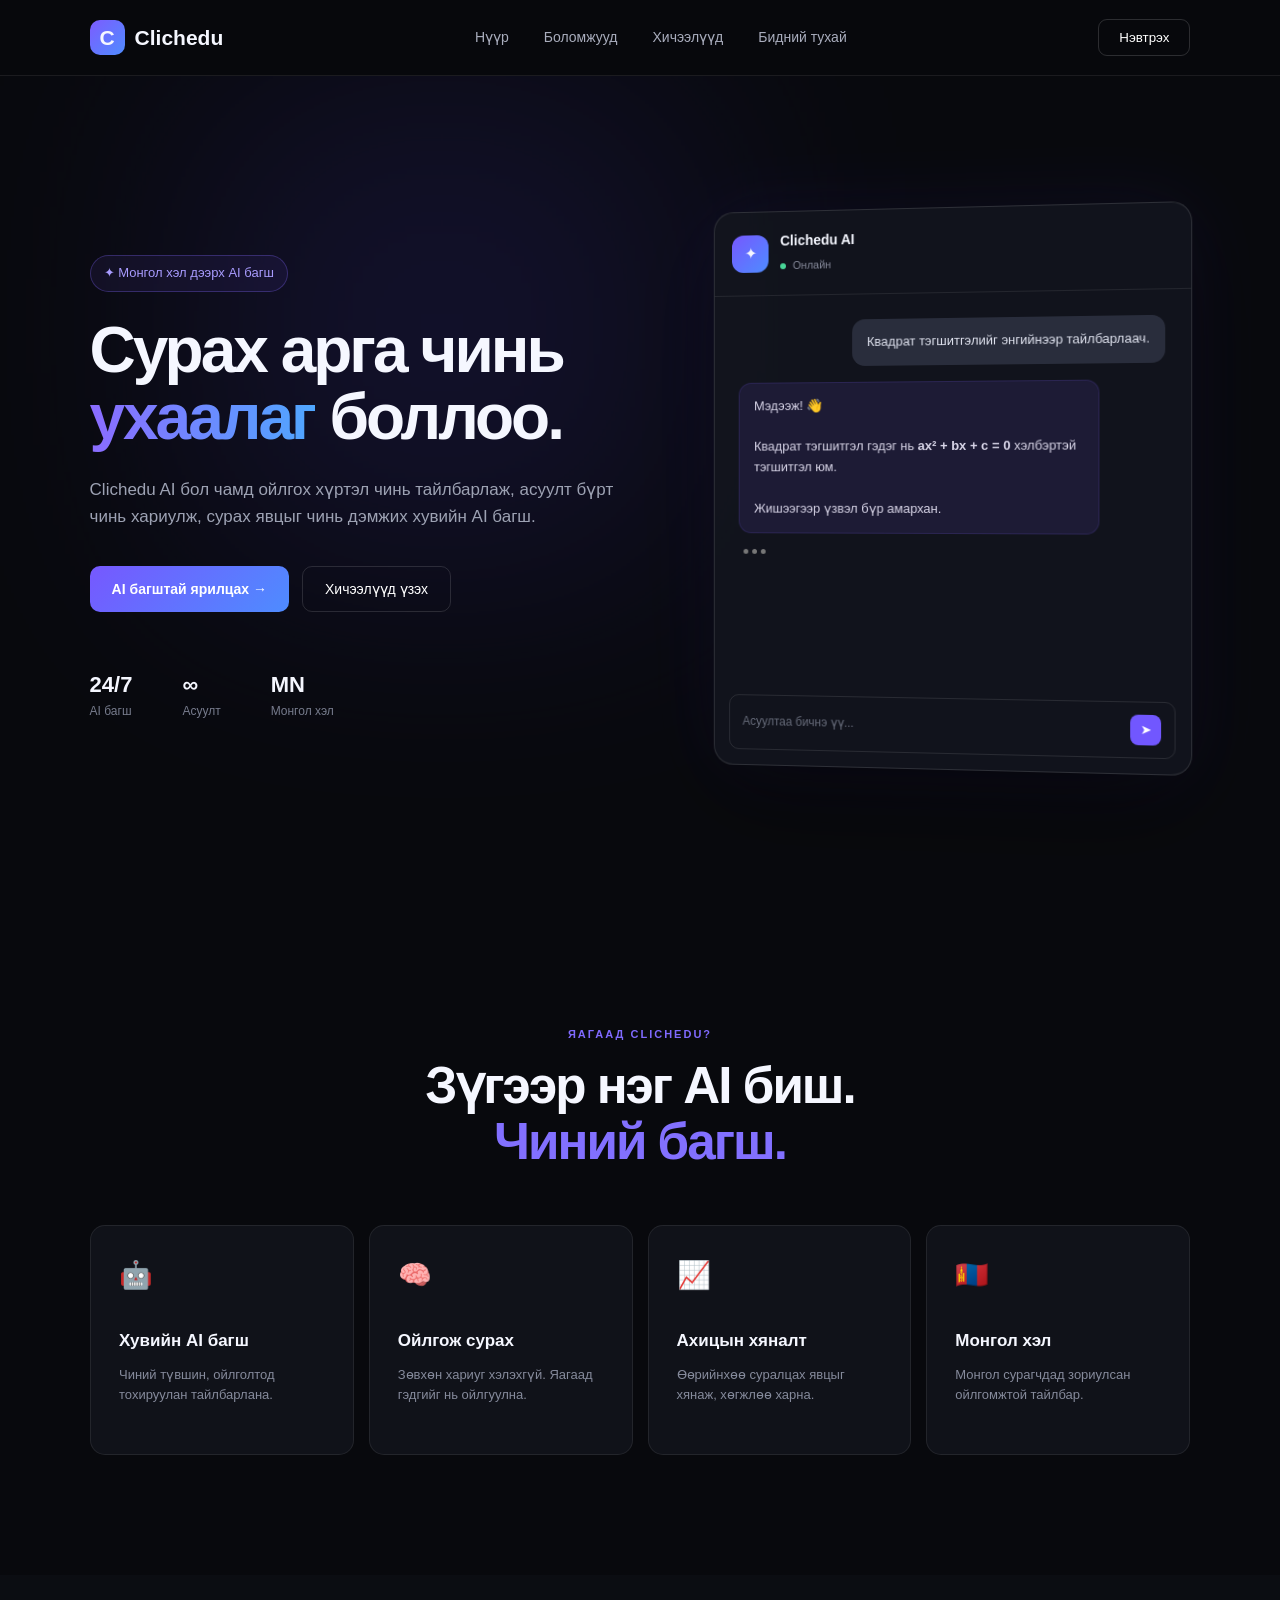
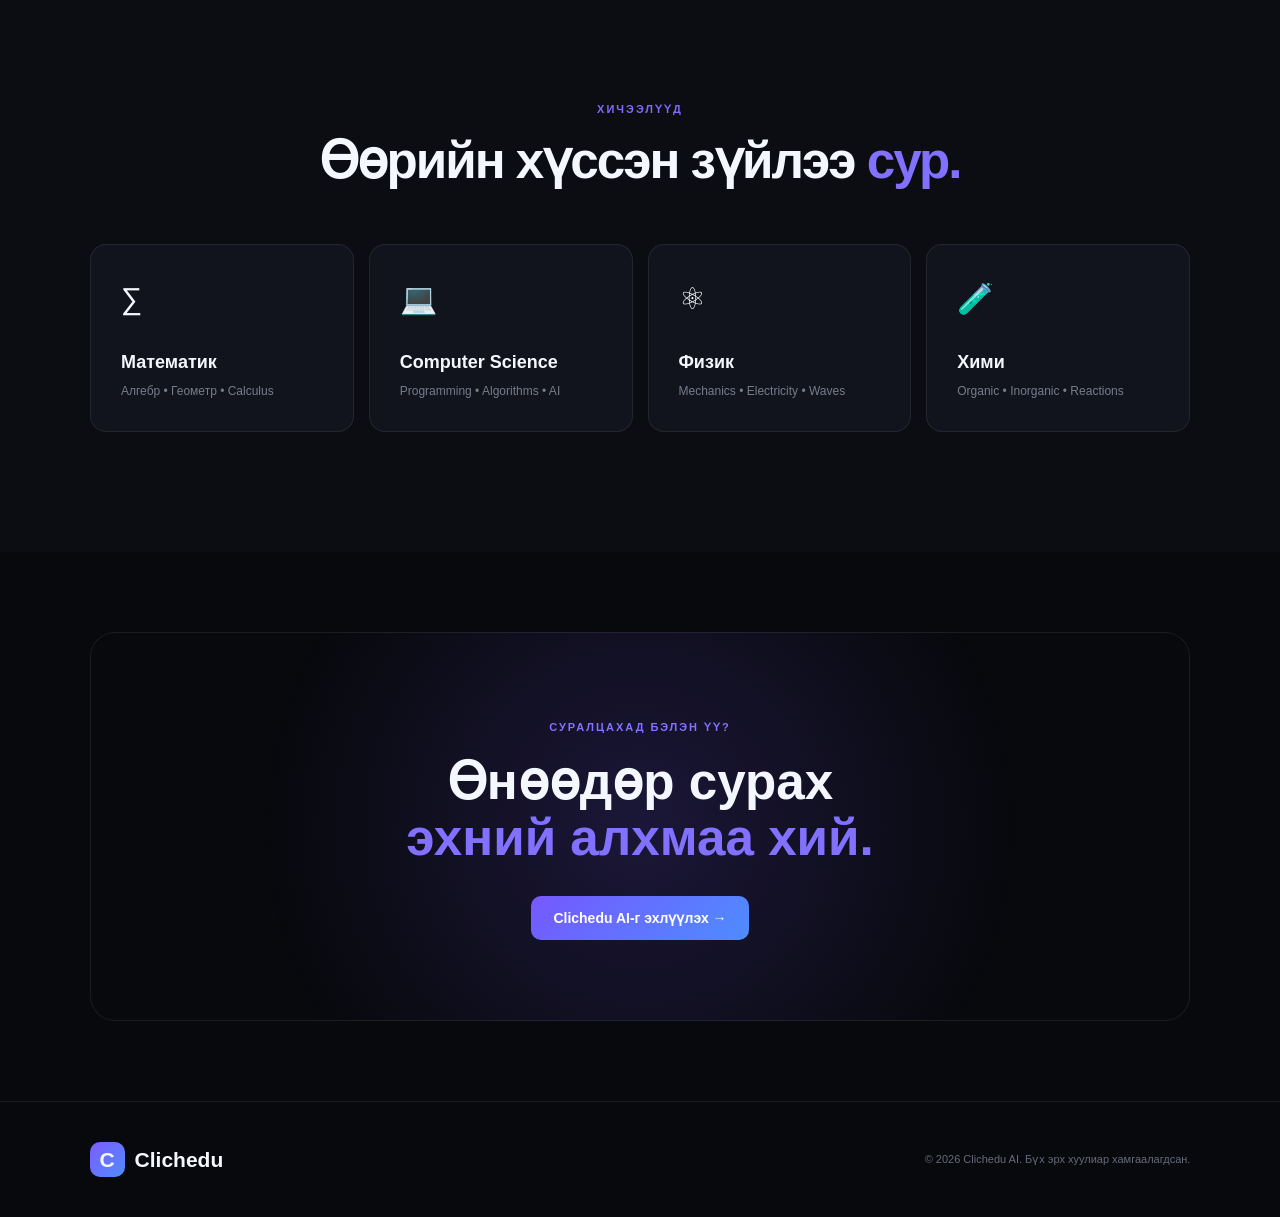
<file: frontend/index.html>
<!DOCTYPE html>
<html lang="mn">
<head>
    <meta charset="UTF-8">
    <meta name="viewport" content="width=device-width, initial-scale=1.0">

    <title>Clichedu AI — Ухаалаг AI багш</title>

    <link rel="stylesheet" href="style.css">
</head>

<body>

    <!-- NAVBAR -->
    <header class="navbar">
        <div class="logo">
            <span class="logo-icon">C</span>
            <span>Clichedu</span>
        </div>

        <nav>
            <a href="#home">Нүүр</a>
            <a href="#features">Боломжууд</a>
            <a href="#subjects">Хичээлүүд</a>
            <a href="#about">Бидний тухай</a>
        </nav>

        <button class="login-btn">Нэвтрэх</button>
    </header>


    <!-- HERO -->
    <main>

        <section id="home" class="hero">

            <div class="hero-content">

                <div class="badge">
                    ✦ Монгол хэл дээрх AI багш
                </div>

                <h1>
                    Сурах арга чинь
                    <span>ухаалаг</span> боллоо.
                </h1>

                <p>
                    Clichedu AI бол чамд ойлгох хүртэл чинь тайлбарлаж,
                    асуулт бүрт чинь хариулж, сурах явцыг чинь дэмжих
                    хувийн AI багш.
                </p>

                <div class="hero-buttons">
                    <button class="primary-btn">
                        AI багштай ярилцах →
                    </button>

                    <button class="secondary-btn">
                        Хичээлүүд үзэх
                    </button>
                </div>

                <div class="stats">

                    <div>
                        <strong>24/7</strong>
                        <small>AI багш</small>
                    </div>

                    <div>
                        <strong>∞</strong>
                        <small>Асуулт</small>
                    </div>

                    <div>
                        <strong>MN</strong>
                        <small>Монгол хэл</small>
                    </div>

                </div>

            </div>


            <!-- AI CARD -->

            <div class="ai-preview">

                <div class="ai-window">

                    <div class="ai-header">
                        <div class="ai-avatar">✦</div>

                        <div>
                            <strong>Clichedu AI</strong>
                            <small>
                                <span class="online"></span>
                                Онлайн
                            </small>
                        </div>
                    </div>


                    <div class="chat">

                        <div class="message user">
                            Квадрат тэгшитгэлийг
                            энгийнээр тайлбарлаач.
                        </div>

                        <div class="message ai">
                            Мэдээж! 👋

                            <br><br>

                            Квадрат тэгшитгэл гэдэг нь
                            <b>ax² + bx + c = 0</b>
                            хэлбэртэй тэгшитгэл юм.

                            <br><br>

                            Жишээгээр үзвэл бүр амархан.
                        </div>

                        <div class="typing">
                            <span></span>
                            <span></span>
                            <span></span>
                        </div>

                    </div>


                    <div class="chat-input">
                        <span>Асуултаа бичнэ үү...</span>
                        <button>➤</button>
                    </div>

                </div>

            </div>

        </section>


        <!-- FEATURES -->

        <section id="features" class="features">

            <div class="section-title">
                <span>ЯАГААД CLICHEDU?</span>

                <h2>
                    Зүгээр нэг AI биш.
                    <br>
                    <em>Чиний багш.</em>
                </h2>
            </div>


            <div class="feature-grid">

                <div class="feature-card">
                    <div class="feature-icon">🤖</div>

                    <h3>Хувийн AI багш</h3>

                    <p>
                        Чиний түвшин, ойлголтод тохируулан
                        тайлбарлана.
                    </p>
                </div>


                <div class="feature-card">
                    <div class="feature-icon">🧠</div>

                    <h3>Ойлгож сурах</h3>

                    <p>
                        Зөвхөн хариуг хэлэхгүй.
                        Яагаад гэдгийг нь ойлгуулна.
                    </p>
                </div>


                <div class="feature-card">
                    <div class="feature-icon">📈</div>

                    <h3>Ахицын хяналт</h3>

                    <p>
                        Өөрийнхөө суралцах явцыг
                        хянаж, хөгжлөө харна.
                    </p>
                </div>


                <div class="feature-card">
                    <div class="feature-icon">🇲🇳</div>

                    <h3>Монгол хэл</h3>

                    <p>
                        Монгол сурагчдад зориулсан
                        ойлгомжтой тайлбар.
                    </p>
                </div>

            </div>

        </section>


        <!-- SUBJECTS -->

        <section id="subjects" class="subjects">

            <div class="section-title">
                <span>ХИЧЭЭЛҮҮД</span>

                <h2>
                    Өөрийн хүссэн зүйлээ
                    <em>сур.</em>
                </h2>
            </div>


            <div class="subject-grid">

                <div class="subject-card">
                    <span>∑</span>
                    <h3>Математик</h3>
                    <p>Алгебр • Геометр • Calculus</p>
                </div>

                <div class="subject-card">
                    <span>💻</span>
                    <h3>Computer Science</h3>
                    <p>Programming • Algorithms • AI</p>
                </div>

                <div class="subject-card">
                    <span>⚛</span>
                    <h3>Физик</h3>
                    <p>Mechanics • Electricity • Waves</p>
                </div>

                <div class="subject-card">
                    <span>🧪</span>
                    <h3>Хими</h3>
                    <p>Organic • Inorganic • Reactions</p>
                </div>

            </div>

        </section>


        <!-- CTA -->

        <section class="cta">

            <div>

                <span>СУРАЛЦАХАД БЭЛЭН ҮҮ?</span>

                <h2>
                    Өнөөдөр сурах
                    <br>
                    <em>эхний алхмаа хий.</em>
                </h2>

                <button class="primary-btn">
                    Clichedu AI-г эхлүүлэх →
                </button>

            </div>

        </section>

    </main>


    <!-- FOOTER -->

    <footer>

        <div class="logo">
            <span class="logo-icon">C</span>
            <span>Clichedu</span>
        </div>

        <p>
            © 2026 Clichedu AI. Бүх эрх хуулиар хамгаалагдсан.
        </p>

    </footer>


    <script src="script.js"></script>

</body>
</html>
</file>
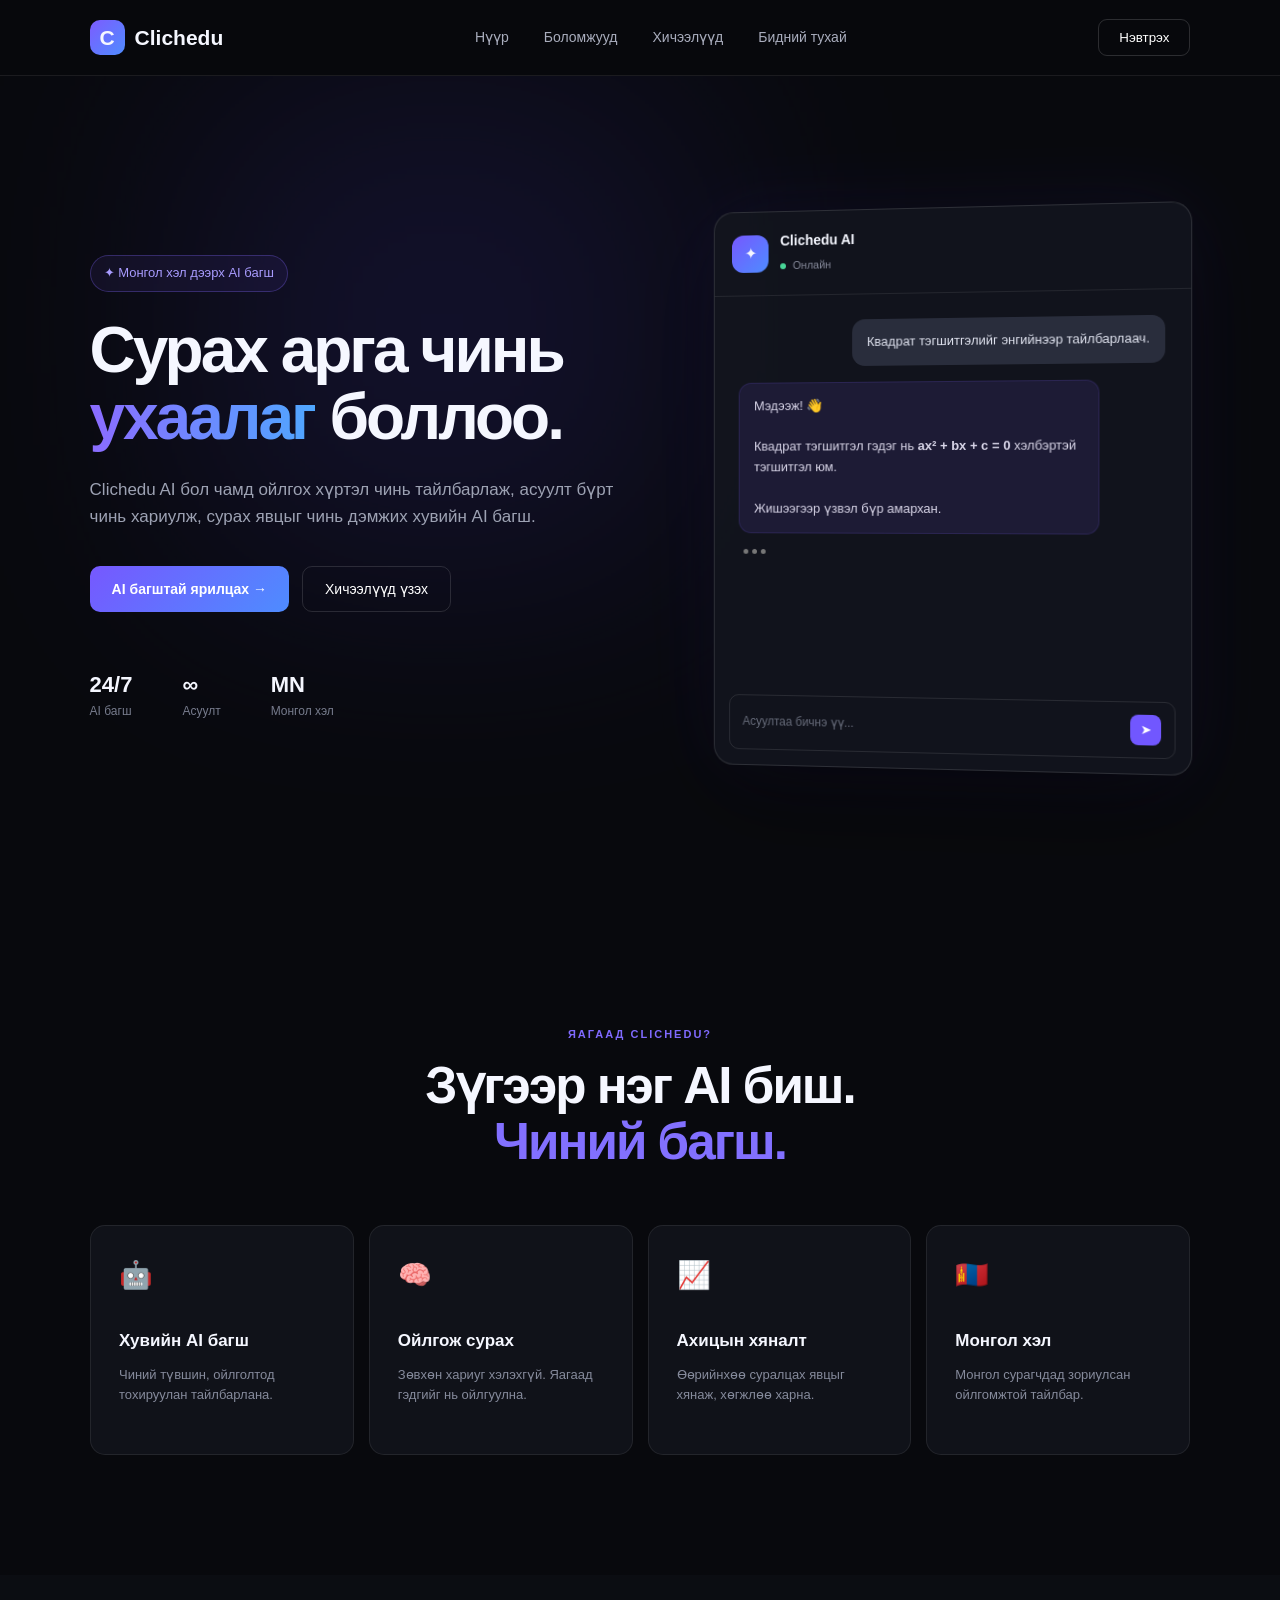
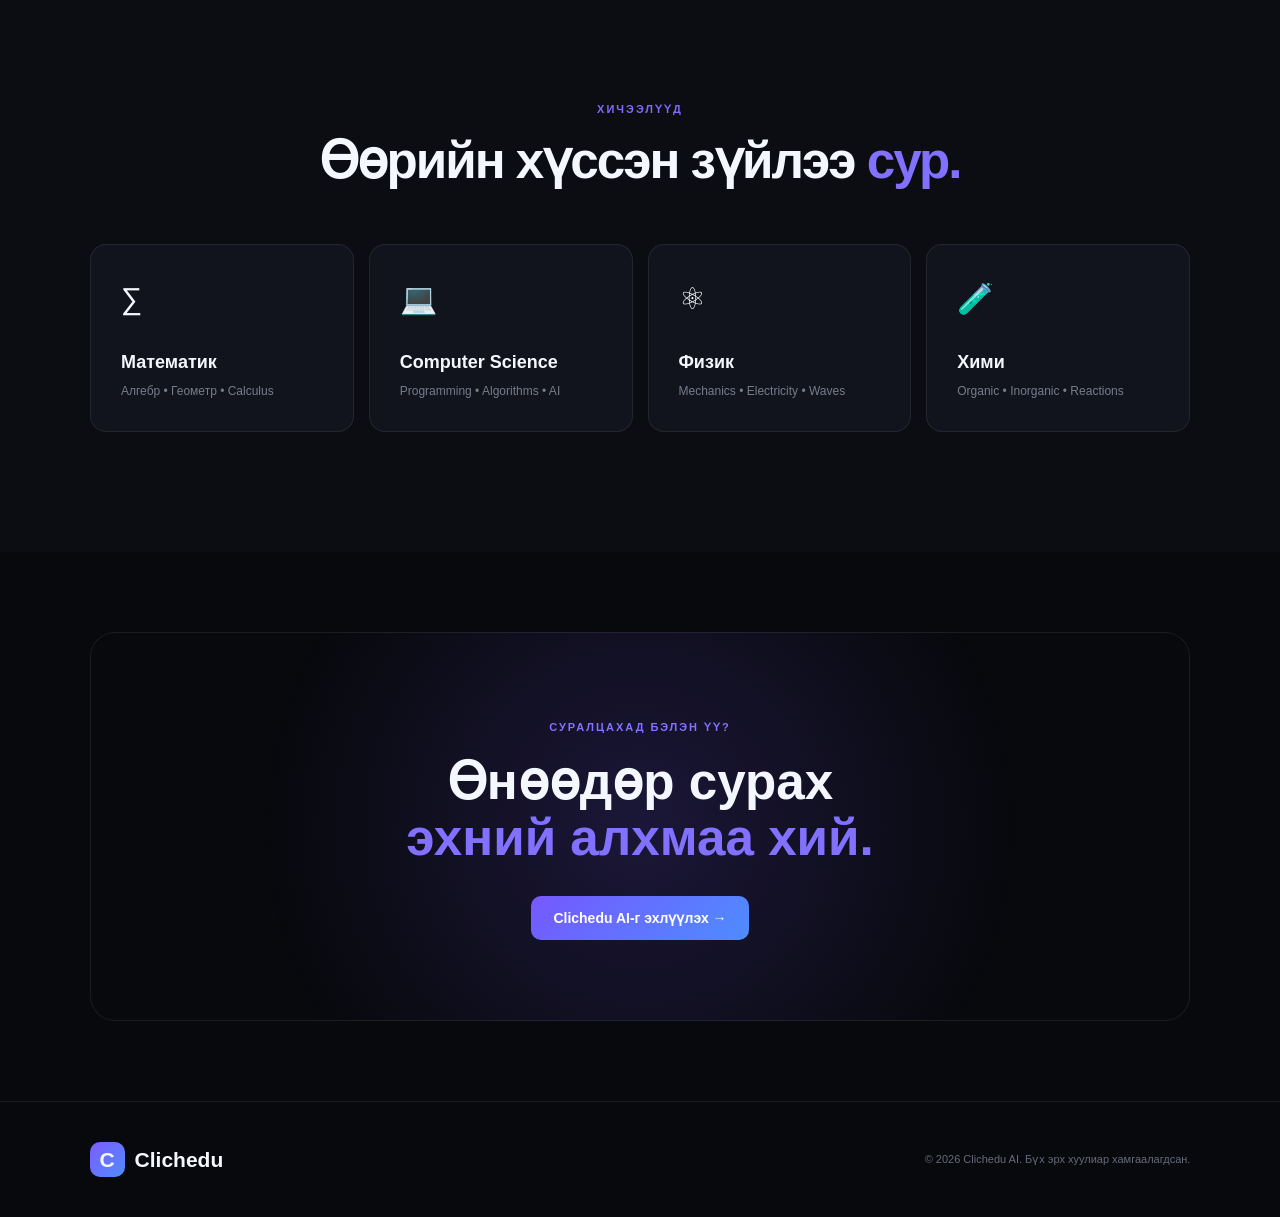
<file: Clichedu-ai/frontend/index.html>
<!DOCTYPE html>
<html lang="mn">
<head>
    <meta charset="UTF-8">
    <meta name="viewport" content="width=device-width, initial-scale=1.0">

    <title>Clichedu AI — Ухаалаг AI багш</title>

    <link rel="stylesheet" href="style.css">
</head>

<body>

    <!-- NAVBAR -->
    <header class="navbar">
        <div class="logo">
            <span class="logo-icon">C</span>
            <span>Clichedu</span>
        </div>

        <nav>
            <a href="#home">Нүүр</a>
            <a href="#features">Боломжууд</a>
            <a href="#subjects">Хичээлүүд</a>
            <a href="#about">Бидний тухай</a>
        </nav>

        <button class="login-btn">Нэвтрэх</button>
    </header>


    <!-- HERO -->
    <main>

        <section id="home" class="hero">

            <div class="hero-content">

                <div class="badge">
                    ✦ Монгол хэл дээрх AI багш
                </div>

                <h1>
                    Сурах арга чинь
                    <span>ухаалаг</span> боллоо.
                </h1>

                <p>
                    Clichedu AI бол чамд ойлгох хүртэл чинь тайлбарлаж,
                    асуулт бүрт чинь хариулж, сурах явцыг чинь дэмжих
                    хувийн AI багш.
                </p>

                <div class="hero-buttons">
                    <button class="primary-btn">
                        AI багштай ярилцах →
                    </button>

                    <button class="secondary-btn">
                        Хичээлүүд үзэх
                    </button>
                </div>

                <div class="stats">

                    <div>
                        <strong>24/7</strong>
                        <small>AI багш</small>
                    </div>

                    <div>
                        <strong>∞</strong>
                        <small>Асуулт</small>
                    </div>

                    <div>
                        <strong>MN</strong>
                        <small>Монгол хэл</small>
                    </div>

                </div>

            </div>


            <!-- AI CARD -->

            <div class="ai-preview">

                <div class="ai-window">

                    <div class="ai-header">
                        <div class="ai-avatar">✦</div>

                        <div>
                            <strong>Clichedu AI</strong>
                            <small>
                                <span class="online"></span>
                                Онлайн
                            </small>
                        </div>
                    </div>


                    <div class="chat">

                        <div class="message user">
                            Квадрат тэгшитгэлийг
                            энгийнээр тайлбарлаач.
                        </div>

                        <div class="message ai">
                            Мэдээж! 👋

                            <br><br>

                            Квадрат тэгшитгэл гэдэг нь
                            <b>ax² + bx + c = 0</b>
                            хэлбэртэй тэгшитгэл юм.

                            <br><br>

                            Жишээгээр үзвэл бүр амархан.
                        </div>

                        <div class="typing">
                            <span></span>
                            <span></span>
                            <span></span>
                        </div>

                    </div>


                    <div class="chat-input">
                        <span>Асуултаа бичнэ үү...</span>
                        <button>➤</button>
                    </div>

                </div>

            </div>

        </section>


        <!-- FEATURES -->

        <section id="features" class="features">

            <div class="section-title">
                <span>ЯАГААД CLICHEDU?</span>

                <h2>
                    Зүгээр нэг AI биш.
                    <br>
                    <em>Чиний багш.</em>
                </h2>
            </div>


            <div class="feature-grid">

                <div class="feature-card">
                    <div class="feature-icon">🤖</div>

                    <h3>Хувийн AI багш</h3>

                    <p>
                        Чиний түвшин, ойлголтод тохируулан
                        тайлбарлана.
                    </p>
                </div>


                <div class="feature-card">
                    <div class="feature-icon">🧠</div>

                    <h3>Ойлгож сурах</h3>

                    <p>
                        Зөвхөн хариуг хэлэхгүй.
                        Яагаад гэдгийг нь ойлгуулна.
                    </p>
                </div>


                <div class="feature-card">
                    <div class="feature-icon">📈</div>

                    <h3>Ахицын хяналт</h3>

                    <p>
                        Өөрийнхөө суралцах явцыг
                        хянаж, хөгжлөө харна.
                    </p>
                </div>


                <div class="feature-card">
                    <div class="feature-icon">🇲🇳</div>

                    <h3>Монгол хэл</h3>

                    <p>
                        Монгол сурагчдад зориулсан
                        ойлгомжтой тайлбар.
                    </p>
                </div>

            </div>

        </section>


        <!-- SUBJECTS -->

        <section id="subjects" class="subjects">

            <div class="section-title">
                <span>ХИЧЭЭЛҮҮД</span>

                <h2>
                    Өөрийн хүссэн зүйлээ
                    <em>сур.</em>
                </h2>
            </div>


            <div class="subject-grid">

                <div class="subject-card">
                    <span>∑</span>
                    <h3>Математик</h3>
                    <p>Алгебр • Геометр • Calculus</p>
                </div>

                <div class="subject-card">
                    <span>💻</span>
                    <h3>Computer Science</h3>
                    <p>Programming • Algorithms • AI</p>
                </div>

                <div class="subject-card">
                    <span>⚛</span>
                    <h3>Физик</h3>
                    <p>Mechanics • Electricity • Waves</p>
                </div>

                <div class="subject-card">
                    <span>🧪</span>
                    <h3>Хими</h3>
                    <p>Organic • Inorganic • Reactions</p>
                </div>

            </div>

        </section>


        <!-- CTA -->

        <section class="cta">

            <div>

                <span>СУРАЛЦАХАД БЭЛЭН ҮҮ?</span>

                <h2>
                    Өнөөдөр сурах
                    <br>
                    <em>эхний алхмаа хий.</em>
                </h2>

                <button class="primary-btn">
                    Clichedu AI-г эхлүүлэх →
                </button>

            </div>

        </section>

    </main>


    <!-- FOOTER -->

    <footer>

        <div class="logo">
            <span class="logo-icon">C</span>
            <span>Clichedu</span>
        </div>

        <p>
            © 2026 Clichedu AI. Бүх эрх хуулиар хамгаалагдсан.
        </p>

    </footer>


    <script src="script.js"></script>

</body>
</html>
</file>
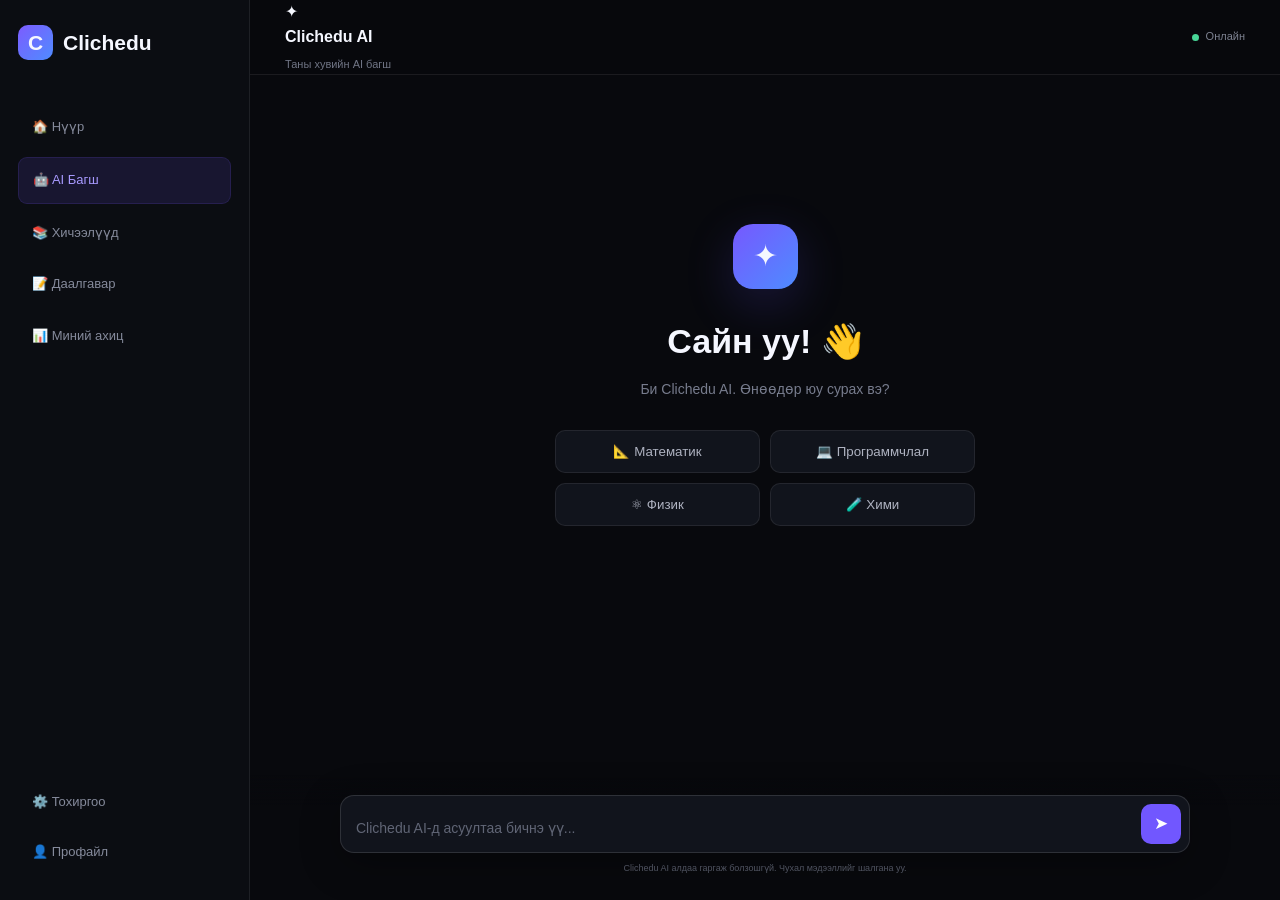
<file: frontend/pages/ai-tutor.html>
<!DOCTYPE html>
<html lang="mn">

<head>
    <meta charset="UTF-8">
    <meta name="viewport" content="width=device-width, initial-scale=1.0">

    <title>Clichedu AI — AI Багш</title>

    <link rel="stylesheet" href="../style.css">
</head>

<body class="app-body">

    <!-- ================================
         SIDEBAR
    ================================= -->

    <aside class="sidebar">

        <div class="logo">
            <span class="logo-icon">C</span>
            <span>Clichedu</span>
        </div>


        <nav class="sidebar-menu">

            <a href="../index.html">
                <span>🏠</span>
                <span>Нүүр</span>
            </a>

            <a href="#" class="active">
                <span>🤖</span>
                <span>AI Багш</span>
            </a>

            <a href="#">
                <span>📚</span>
                <span>Хичээлүүд</span>
            </a>

            <a href="#">
                <span>📝</span>
                <span>Даалгавар</span>
            </a>

            <a href="#">
                <span>📊</span>
                <span>Миний ахиц</span>
            </a>

        </nav>


        <div class="sidebar-bottom">

            <a href="#">
                <span>⚙️</span>
                <span>Тохиргоо</span>
            </a>

            <a href="#">
                <span>👤</span>
                <span>Профайл</span>
            </a>

        </div>

    </aside>



    <!-- ================================
         MAIN APP
    ================================= -->

    <main class="chat-app">


        <!-- HEADER -->

        <header class="chat-topbar">

            <div class="chat-title">

                <div class="mini-ai-icon">
                    ✦
                </div>

                <div>

                    <h2>
                        Clichedu AI
                    </h2>

                    <span>
                        Таны хувийн AI багш
                    </span>

                </div>

            </div>


            <div class="ai-status">

                <span class="status-dot"></span>

                Онлайн

            </div>

        </header>



        <!-- ================================
             CHAT AREA
        ================================= -->

        <section
            class="chat-area"
            id="chatArea"
        >

            <!-- WELCOME -->

            <div class="welcome">

                <div class="big-ai-icon">
                    ✦
                </div>


                <h1>
                    Сайн уу! 👋
                </h1>


                <p>
                    Би Clichedu AI.
                    Өнөөдөр юу сурах вэ?
                </p>


                <div class="quick-actions">

                    <button type="button">
                        📐 Математик
                    </button>

                    <button type="button">
                        💻 Программчлал
                    </button>

                    <button type="button">
                        ⚛ Физик
                    </button>

                    <button type="button">
                        🧪 Хими
                    </button>

                </div>

            </div>

        </section>



        <!-- ================================
             INPUT AREA
        ================================= -->

        <div class="chat-bottom">

            <div class="message-input">

                <textarea
                    id="messageInput"
                    placeholder="Clichedu AI-д асуултаа бичнэ үү..."
                    rows="1"
                    autocomplete="off"
                ></textarea>


                <button
                    id="sendMessage"
                    type="button"
                    aria-label="Илгээх"
                >
                    ➤
                </button>

            </div>


            <small>
                Clichedu AI алдаа гаргаж болзошгүй.
                Чухал мэдээллийг шалгана уу.
            </small>

        </div>

    </main>



    <!-- JAVASCRIPT -->

    <script src="../script.js"></script>

</body>

</html>
</file>
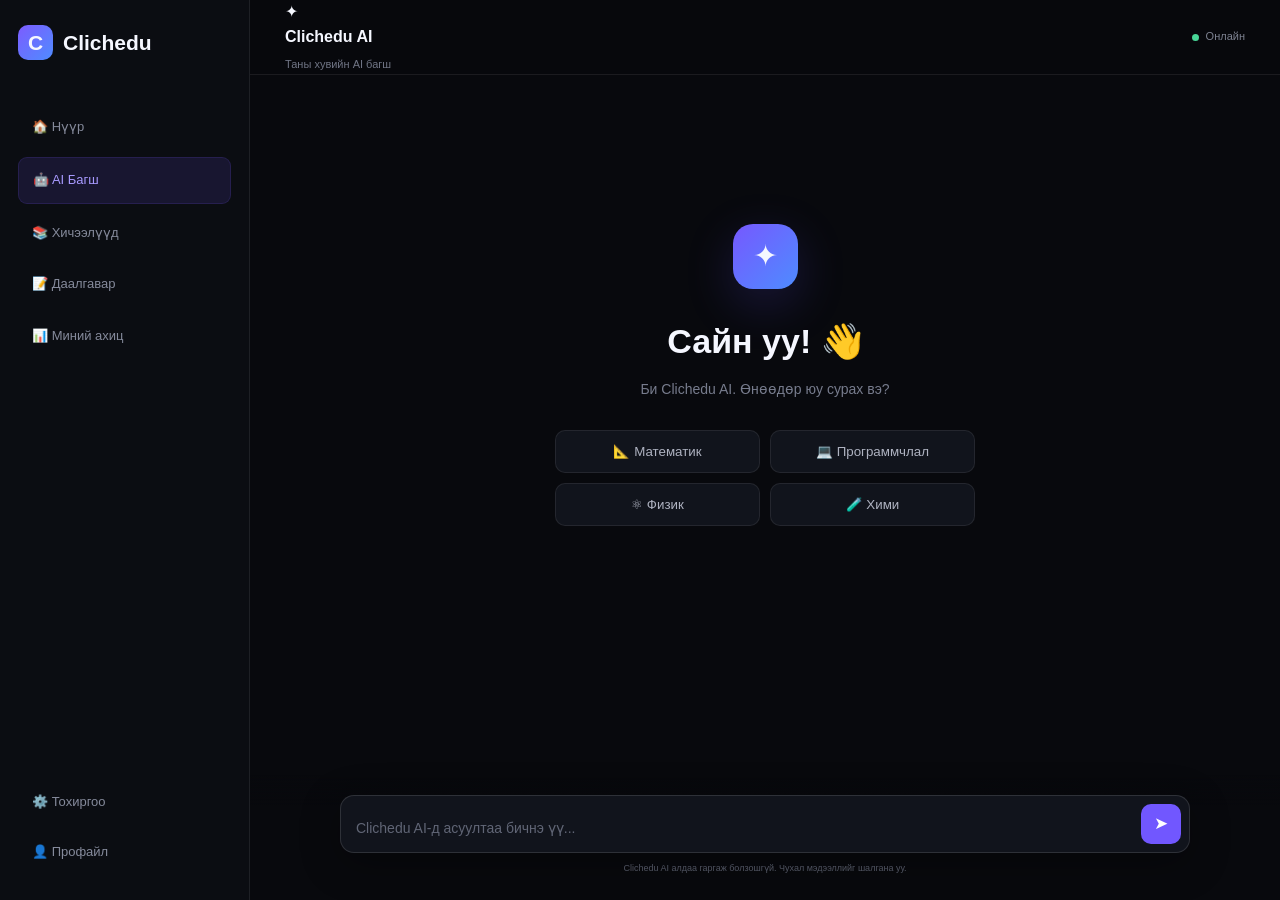
<file: Clichedu-ai/frontend/pages/ai-tutor.html>
<!DOCTYPE html>
<html lang="mn">

<head>
    <meta charset="UTF-8">
    <meta name="viewport" content="width=device-width, initial-scale=1.0">

    <title>Clichedu AI — AI Багш</title>

    <link rel="stylesheet" href="../style.css">
</head>

<body class="app-body">

    <!-- ================================
         SIDEBAR
    ================================= -->

    <aside class="sidebar">

        <div class="logo">
            <span class="logo-icon">C</span>
            <span>Clichedu</span>
        </div>


        <nav class="sidebar-menu">

            <a href="../index.html">
                <span>🏠</span>
                <span>Нүүр</span>
            </a>

            <a href="#" class="active">
                <span>🤖</span>
                <span>AI Багш</span>
            </a>

            <a href="#">
                <span>📚</span>
                <span>Хичээлүүд</span>
            </a>

            <a href="#">
                <span>📝</span>
                <span>Даалгавар</span>
            </a>

            <a href="#">
                <span>📊</span>
                <span>Миний ахиц</span>
            </a>

        </nav>


        <div class="sidebar-bottom">

            <a href="#">
                <span>⚙️</span>
                <span>Тохиргоо</span>
            </a>

            <a href="#">
                <span>👤</span>
                <span>Профайл</span>
            </a>

        </div>

    </aside>



    <!-- ================================
         MAIN APP
    ================================= -->

    <main class="chat-app">


        <!-- HEADER -->

        <header class="chat-topbar">

            <div class="chat-title">

                <div class="mini-ai-icon">
                    ✦
                </div>

                <div>

                    <h2>
                        Clichedu AI
                    </h2>

                    <span>
                        Таны хувийн AI багш
                    </span>

                </div>

            </div>


            <div class="ai-status">

                <span class="status-dot"></span>

                Онлайн

            </div>

        </header>



        <!-- ================================
             CHAT AREA
        ================================= -->

        <section
            class="chat-area"
            id="chatArea"
        >

            <!-- WELCOME -->

            <div class="welcome">

                <div class="big-ai-icon">
                    ✦
                </div>


                <h1>
                    Сайн уу! 👋
                </h1>


                <p>
                    Би Clichedu AI.
                    Өнөөдөр юу сурах вэ?
                </p>


                <div class="quick-actions">

                    <button type="button">
                        📐 Математик
                    </button>

                    <button type="button">
                        💻 Программчлал
                    </button>

                    <button type="button">
                        ⚛ Физик
                    </button>

                    <button type="button">
                        🧪 Хими
                    </button>

                </div>

            </div>

        </section>



        <!-- ================================
             INPUT AREA
        ================================= -->

        <div class="chat-bottom">

            <div class="message-input">

                <textarea
                    id="messageInput"
                    placeholder="Clichedu AI-д асуултаа бичнэ үү..."
                    rows="1"
                    autocomplete="off"
                ></textarea>


                <button
                    id="sendMessage"
                    type="button"
                    aria-label="Илгээх"
                >
                    ➤
                </button>

            </div>


            <small>
                Clichedu AI алдаа гаргаж болзошгүй.
                Чухал мэдээллийг шалгана уу.
            </small>

        </div>

    </main>



    <!-- JAVASCRIPT -->

    <script src="../script.js"></script>

</body>

</html>
</file>
<file: frontend/style.css>
* {
    margin: 0;
    padding: 0;
    box-sizing: border-box;
}

html {
    scroll-behavior: smooth;
}

body {
    font-family: Arial, Helvetica, sans-serif;
    background: #08090d;
    color: #f5f7ff;
    line-height: 1.6;
}

/* =========================
   NAVBAR
========================= */

.navbar {
    width: 100%;
    height: 76px;
    padding: 0 7%;
    display: flex;
    align-items: center;
    justify-content: space-between;

    border-bottom: 1px solid rgba(255, 255, 255, 0.08);

    background: rgba(8, 9, 13, 0.8);
    backdrop-filter: blur(15px);

    position: sticky;
    top: 0;
    z-index: 100;
}

.logo {
    display: flex;
    align-items: center;
    gap: 10px;

    font-size: 21px;
    font-weight: 700;
}

.logo-icon {
    width: 35px;
    height: 35px;

    display: flex;
    align-items: center;
    justify-content: center;

    border-radius: 10px;

    background: linear-gradient(135deg, #7c5cff, #4f8cff);

    font-weight: 800;
}

.navbar nav {
    display: flex;
    gap: 35px;
}

.navbar nav a {
    color: #a9adbd;
    text-decoration: none;
    font-size: 14px;

    transition: 0.25s;
}

.navbar nav a:hover {
    color: white;
}

.login-btn {
    padding: 10px 20px;

    border: 1px solid rgba(255, 255, 255, 0.15);
    border-radius: 9px;

    background: transparent;
    color: white;

    cursor: pointer;

    transition: 0.25s;
}

.login-btn:hover {
    background: rgba(255, 255, 255, 0.08);
}


/* =========================
   HERO
========================= */

.hero {
    min-height: calc(100vh - 76px);

    padding: 90px 7%;

    display: grid;
    grid-template-columns: 1.05fr 0.95fr;

    align-items: center;
    gap: 80px;

    position: relative;
    overflow: hidden;
}

.hero::before {
    content: "";

    position: absolute;

    width: 500px;
    height: 500px;

    background: #5d4aff;
    opacity: 0.12;

    filter: blur(130px);

    top: 0;
    left: 15%;

    pointer-events: none;
}

.hero-content {
    position: relative;
    z-index: 2;
}

.badge {
    display: inline-block;

    padding: 7px 13px;

    border: 1px solid rgba(130, 105, 255, 0.3);
    border-radius: 100px;

    color: #a99cff;

    background: rgba(124, 92, 255, 0.08);

    font-size: 13px;

    margin-bottom: 25px;
}

.hero h1 {
    font-size: clamp(48px, 5vw, 76px);

    line-height: 1.05;

    letter-spacing: -3px;

    max-width: 750px;
}

.hero h1 span {
    background: linear-gradient(
        90deg,
        #8b6cff,
        #4fa7ff
    );

    -webkit-background-clip: text;
    -webkit-text-fill-color: transparent;
}

.hero p {
    max-width: 620px;

    margin-top: 25px;

    color: #9da2b3;

    font-size: 17px;
}

.hero-buttons {
    display: flex;

    gap: 13px;

    margin-top: 35px;
}

.primary-btn,
.secondary-btn {
    padding: 14px 22px;

    border-radius: 10px;

    font-size: 14px;

    cursor: pointer;

    transition: 0.25s;
}

.primary-btn {
    border: none;

    background: linear-gradient(
        135deg,
        #7658ff,
        #4e8cff
    );

    color: white;

    font-weight: 600;
}

.primary-btn:hover {
    transform: translateY(-2px);

    box-shadow: 0 10px 30px rgba(100, 80, 255, 0.25);
}

.secondary-btn {
    background: transparent;

    border: 1px solid rgba(255, 255, 255, 0.13);

    color: white;
}

.secondary-btn:hover {
    background: rgba(255, 255, 255, 0.07);
}


/* =========================
   STATS
========================= */

.stats {
    display: flex;

    gap: 50px;

    margin-top: 55px;
}

.stats div {
    display: flex;
    flex-direction: column;
}

.stats strong {
    font-size: 22px;
}

.stats small {
    color: #777c8d;

    font-size: 12px;
}


/* =========================
   AI PREVIEW
========================= */

.ai-preview {
    position: relative;

    display: flex;
    justify-content: center;

    perspective: 1000px;
}

.ai-window {
    width: 100%;
    max-width: 480px;

    border: 1px solid rgba(255, 255, 255, 0.12);

    border-radius: 20px;

    overflow: hidden;

    background: rgba(18, 20, 29, 0.9);

    box-shadow:
        0 30px 100px rgba(0, 0, 0, 0.5),
        0 0 80px rgba(100, 80, 255, 0.1);

    transform: rotateY(-5deg);

    transition: 0.4s;
}

.ai-window:hover {
    transform: rotateY(0deg) translateY(-5px);
}

.ai-header {
    padding: 18px;

    display: flex;
    align-items: center;

    gap: 12px;

    border-bottom: 1px solid rgba(255, 255, 255, 0.08);
}

.ai-avatar {
    width: 38px;
    height: 38px;

    display: flex;
    align-items: center;
    justify-content: center;

    border-radius: 12px;

    background: linear-gradient(
        135deg,
        #7658ff,
        #4e8cff
    );
}

.ai-header strong {
    display: block;

    font-size: 14px;
}

.ai-header small {
    color: #85899a;

    font-size: 11px;
}

.online {
    display: inline-block;

    width: 6px;
    height: 6px;

    margin-right: 4px;

    border-radius: 50%;

    background: #48d597;
}

.chat {
    padding: 25px;

    min-height: 390px;

    display: flex;
    flex-direction: column;

    gap: 16px;
}

.message {
    max-width: 85%;

    padding: 13px 15px;

    border-radius: 13px;

    font-size: 13px;
}

.message.user {
    align-self: flex-end;

    background: #292d3c;

    color: #dfe2ee;
}

.message.ai {
    align-self: flex-start;

    background: rgba(124, 92, 255, 0.11);

    border: 1px solid rgba(124, 92, 255, 0.15);

    color: #d8d5e8;
}

.typing {
    display: flex;

    gap: 4px;

    padding-left: 5px;
}

.typing span {
    width: 5px;
    height: 5px;

    border-radius: 50%;

    background: #777;
}

.chat-input {
    margin: 15px;

    padding: 12px 13px;

    display: flex;
    justify-content: space-between;
    align-items: center;

    border: 1px solid rgba(255, 255, 255, 0.1);

    border-radius: 10px;

    color: #656a79;

    font-size: 12px;
}

.chat-input button {
    width: 30px;
    height: 30px;

    border: none;

    border-radius: 8px;

    background: #7157ff;

    color: white;

    cursor: pointer;
}


/* =========================
   SECTIONS
========================= */

.features,
.subjects {
    padding: 120px 7%;
}

.section-title {
    text-align: center;

    margin-bottom: 55px;
}

.section-title > span {
    color: #806aff;

    font-size: 11px;

    font-weight: 700;

    letter-spacing: 2px;
}

.section-title h2 {
    margin-top: 12px;

    font-size: clamp(34px, 4vw, 52px);

    line-height: 1.1;

    letter-spacing: -2px;
}

.section-title em {
    font-style: normal;

    color: #8270ff;
}


/* =========================
   FEATURES
========================= */

.feature-grid {
    max-width: 1100px;

    margin: auto;

    display: grid;

    grid-template-columns: repeat(4, 1fr);

    gap: 15px;
}

.feature-card {
    padding: 28px;

    min-height: 230px;

    border: 1px solid rgba(255, 255, 255, 0.08);

    border-radius: 15px;

    background: #101219;

    transition: 0.3s;
}

.feature-card:hover {
    transform: translateY(-5px);

    border-color: rgba(124, 92, 255, 0.3);
}

.feature-icon {
    font-size: 27px;

    margin-bottom: 30px;
}

.feature-card h3 {
    font-size: 17px;

    margin-bottom: 10px;
}

.feature-card p {
    color: #858a9b;

    font-size: 13px;
}


/* =========================
   SUBJECTS
========================= */

.subjects {
    background: #0b0d12;
}

.subject-grid {
    max-width: 1100px;

    margin: auto;

    display: grid;

    grid-template-columns: repeat(4, 1fr);

    gap: 15px;
}

.subject-card {
    padding: 30px;

    border-radius: 16px;

    background: #11141c;

    border: 1px solid rgba(255, 255, 255, 0.08);

    transition: 0.3s;

    cursor: pointer;
}

.subject-card:hover {
    transform: translateY(-5px);

    background: #151823;
}

.subject-card > span {
    font-size: 30px;
}

.subject-card h3 {
    margin-top: 25px;

    font-size: 18px;
}

.subject-card p {
    color: #777c8c;

    font-size: 12px;

    margin-top: 5px;
}


/* =========================
   CTA
========================= */

.cta {
    margin: 80px 7%;

    padding: 80px 40px;

    text-align: center;

    border-radius: 25px;

    background:
        radial-gradient(
            circle at center,
            rgba(117, 87, 255, 0.18),
            transparent 65%
        );

    border: 1px solid rgba(255, 255, 255, 0.08);
}

.cta > div > span {
    color: #8372ff;

    font-size: 11px;

    font-weight: 700;

    letter-spacing: 2px;
}

.cta h2 {
    margin: 15px 0 30px;

    font-size: clamp(35px, 4vw, 55px);

    line-height: 1.1;
}

.cta em {
    color: #8270ff;

    font-style: normal;
}


/* =========================
   FOOTER
========================= */

footer {
    padding: 40px 7%;

    display: flex;
    align-items: center;
    justify-content: space-between;

    border-top: 1px solid rgba(255, 255, 255, 0.08);
}

footer p {
    color: #666b7a;

    font-size: 11px;
}


/* =========================
   MOBILE
========================= */

@media (max-width: 900px) {

    .navbar nav {
        display: none;
    }

    .hero {
        grid-template-columns: 1fr;

        padding-top: 60px;

        text-align: center;
    }

    .hero p {
        margin-left: auto;
        margin-right: auto;
    }

    .hero-buttons,
    .stats {
        justify-content: center;
    }

    .ai-preview {
        margin-top: 20px;
    }

    .feature-grid,
    .subject-grid {
        grid-template-columns: repeat(2, 1fr);
    }
}


@media (max-width: 550px) {

    .navbar {
        padding: 0 5%;
    }

    .login-btn {
        display: none;
    }

    .hero {
        padding: 50px 5%;
    }

    .hero h1 {
        font-size: 45px;

        letter-spacing: -2px;
    }

    .hero-buttons {
        flex-direction: column;
    }

    .stats {
        gap: 25px;
    }

    .features,
    .subjects {
        padding: 80px 5%;
    }

    .feature-grid,
    .subject-grid {
        grid-template-columns: 1fr;
    }

    .cta {
        margin: 50px 5%;
        padding: 60px 25px;
    }

    footer {
        flex-direction: column;

        gap: 20px;

        text-align: center;
    }
}
/* =========================
   AI TUTOR APP
========================= */

.app-body {
    display: flex;
    min-height: 100vh;
    background: #08090d;
}


/* SIDEBAR */

.sidebar {
    width: 250px;
    height: 100vh;

    padding: 25px 18px;

    border-right: 1px solid rgba(255,255,255,0.08);

    background: #0b0d12;

    display: flex;
    flex-direction: column;

    position: fixed;
    left: 0;
    top: 0;
}

.sidebar-menu {
    display: flex;
    flex-direction: column;

    gap: 7px;

    margin-top: 45px;
}

.sidebar-menu a,
.sidebar-bottom a {
    padding: 12px 14px;

    border-radius: 9px;

    color: #858a9b;

    text-decoration: none;

    font-size: 13px;

    transition: 0.2s;
}

.sidebar-menu a:hover,
.sidebar-bottom a:hover {
    background: rgba(255,255,255,0.05);

    color: white;
}

.sidebar-menu a.active {
    background: rgba(117,87,255,0.13);

    color: #a89aff;

    border: 1px solid rgba(117,87,255,0.15);
}

.sidebar-bottom {
    margin-top: auto;

    display: flex;
    flex-direction: column;

    gap: 5px;
}


/* CHAT APP */

.chat-app {
    margin-left: 250px;

    width: calc(100% - 250px);

    min-height: 100vh;

    display: flex;
    flex-direction: column;
}


/* TOPBAR */

.chat-topbar {
    height: 75px;

    padding: 0 35px;

    display: flex;

    align-items: center;

    justify-content: space-between;

    border-bottom: 1px solid rgba(255,255,255,0.08);

    background: rgba(8,9,13,0.8);

    backdrop-filter: blur(15px);
}

.chat-topbar h2 {
    font-size: 16px;
}

.chat-topbar span {
    color: #707585;

    font-size: 11px;
}

.ai-status {
    display: flex;

    align-items: center;

    gap: 7px;

    color: #7d8291;

    font-size: 11px;
}

.ai-status span {
    width: 7px;
    height: 7px;

    border-radius: 50%;

    background: #48d597;
}


/* CHAT AREA */

.chat-area {
    flex: 1;

    width: 100%;

    max-width: 850px;

    margin: auto;

    padding: 50px 30px 150px;
}

.welcome {
    min-height: 500px;

    display: flex;

    flex-direction: column;

    justify-content: center;

    align-items: center;

    text-align: center;
}

.big-ai-icon {
    width: 65px;
    height: 65px;

    display: flex;

    align-items: center;
    justify-content: center;

    border-radius: 20px;

    background: linear-gradient(
        135deg,
        #7658ff,
        #4e8cff
    );

    font-size: 30px;

    margin-bottom: 25px;

    box-shadow:
        0 15px 50px rgba(100,80,255,0.2);
}

.welcome h1 {
    font-size: 34px;

    margin-bottom: 10px;
}

.welcome p {
    color: #777c8d;

    font-size: 14px;
}


/* QUICK ACTIONS */

.quick-actions {
    display: grid;

    grid-template-columns: repeat(2, 1fr);

    gap: 10px;

    margin-top: 30px;

    width: 420px;
}

.quick-actions button {
    padding: 13px;

    border-radius: 10px;

    border: 1px solid rgba(255,255,255,0.08);

    background: #11141c;

    color: #aeb2c0;

    cursor: pointer;

    transition: 0.2s;
}

.quick-actions button:hover {
    background: #181b26;

    color: white;

    border-color: rgba(124,92,255,0.3);
}


/* MESSAGE */

.chat-message {
    display: flex;

    gap: 12px;

    margin-bottom: 30px;
}

.chat-message.user {
    justify-content: flex-end;
}

.chat-message.ai {
    justify-content: flex-start;
}

.chat-bubble {
    max-width: 70%;

    padding: 13px 16px;

    border-radius: 13px;

    font-size: 14px;

    white-space: pre-wrap;
}

.chat-message.user .chat-bubble {
    background: #292d3c;

    color: #e4e6ef;
}

.chat-message.ai .chat-bubble {
    background: rgba(117,87,255,0.1);

    border: 1px solid rgba(117,87,255,0.13);

    color: #d5d7e1;
}


/* INPUT */

.chat-bottom {
    position: fixed;

    bottom: 0;

    left: 250px;

    width: calc(100% - 250px);

    padding: 20px 30px 25px;

    background:
        linear-gradient(
            transparent,
            #08090d 25%
        );
}

.message-input {
    max-width: 850px;

    margin: auto;

    display: flex;

    align-items: flex-end;

    gap: 10px;

    padding: 8px 8px 8px 15px;

    border: 1px solid rgba(255,255,255,0.12);

    border-radius: 14px;

    background: #11141c;

    box-shadow: 0 10px 40px rgba(0,0,0,0.3);
}

.message-input textarea {
    flex: 1;

    resize: none;

    border: none;

    outline: none;

    background: transparent;

    color: white;

    font-family: inherit;

    font-size: 14px;

    padding: 8px 0;

    max-height: 120px;
}

.message-input textarea::placeholder {
    color: #606575;
}

.message-input button {
    width: 40px;
    height: 40px;

    border: none;

    border-radius: 10px;

    background: #7157ff;

    color: white;

    font-size: 17px;

    cursor: pointer;
}

.chat-bottom small {
    display: block;

    max-width: 850px;

    margin: 8px auto 0;

    text-align: center;

    color: #4f5360;

    font-size: 9px;
}


/* MOBILE */

@media (max-width: 700px) {

    .sidebar {
        display: none;
    }

    .chat-app {
        margin-left: 0;

        width: 100%;
    }

    .chat-bottom {
        left: 0;

        width: 100%;

        padding: 15px;
    }

    .chat-area {
        padding-left: 15px;
        padding-right: 15px;
    }

    .quick-actions {
        width: 100%;
    }

    .chat-bubble {
        max-width: 85%;
    }
}
</file>
<file: Clichedu-ai/frontend/style.css>
* {
    margin: 0;
    padding: 0;
    box-sizing: border-box;
}

html {
    scroll-behavior: smooth;
}

body {
    font-family: Arial, Helvetica, sans-serif;
    background: #08090d;
    color: #f5f7ff;
    line-height: 1.6;
}

/* =========================
   NAVBAR
========================= */

.navbar {
    width: 100%;
    height: 76px;
    padding: 0 7%;
    display: flex;
    align-items: center;
    justify-content: space-between;

    border-bottom: 1px solid rgba(255, 255, 255, 0.08);

    background: rgba(8, 9, 13, 0.8);
    backdrop-filter: blur(15px);

    position: sticky;
    top: 0;
    z-index: 100;
}

.logo {
    display: flex;
    align-items: center;
    gap: 10px;

    font-size: 21px;
    font-weight: 700;
}

.logo-icon {
    width: 35px;
    height: 35px;

    display: flex;
    align-items: center;
    justify-content: center;

    border-radius: 10px;

    background: linear-gradient(135deg, #7c5cff, #4f8cff);

    font-weight: 800;
}

.navbar nav {
    display: flex;
    gap: 35px;
}

.navbar nav a {
    color: #a9adbd;
    text-decoration: none;
    font-size: 14px;

    transition: 0.25s;
}

.navbar nav a:hover {
    color: white;
}

.login-btn {
    padding: 10px 20px;

    border: 1px solid rgba(255, 255, 255, 0.15);
    border-radius: 9px;

    background: transparent;
    color: white;

    cursor: pointer;

    transition: 0.25s;
}

.login-btn:hover {
    background: rgba(255, 255, 255, 0.08);
}


/* =========================
   HERO
========================= */

.hero {
    min-height: calc(100vh - 76px);

    padding: 90px 7%;

    display: grid;
    grid-template-columns: 1.05fr 0.95fr;

    align-items: center;
    gap: 80px;

    position: relative;
    overflow: hidden;
}

.hero::before {
    content: "";

    position: absolute;

    width: 500px;
    height: 500px;

    background: #5d4aff;
    opacity: 0.12;

    filter: blur(130px);

    top: 0;
    left: 15%;

    pointer-events: none;
}

.hero-content {
    position: relative;
    z-index: 2;
}

.badge {
    display: inline-block;

    padding: 7px 13px;

    border: 1px solid rgba(130, 105, 255, 0.3);
    border-radius: 100px;

    color: #a99cff;

    background: rgba(124, 92, 255, 0.08);

    font-size: 13px;

    margin-bottom: 25px;
}

.hero h1 {
    font-size: clamp(48px, 5vw, 76px);

    line-height: 1.05;

    letter-spacing: -3px;

    max-width: 750px;
}

.hero h1 span {
    background: linear-gradient(
        90deg,
        #8b6cff,
        #4fa7ff
    );

    -webkit-background-clip: text;
    -webkit-text-fill-color: transparent;
}

.hero p {
    max-width: 620px;

    margin-top: 25px;

    color: #9da2b3;

    font-size: 17px;
}

.hero-buttons {
    display: flex;

    gap: 13px;

    margin-top: 35px;
}

.primary-btn,
.secondary-btn {
    padding: 14px 22px;

    border-radius: 10px;

    font-size: 14px;

    cursor: pointer;

    transition: 0.25s;
}

.primary-btn {
    border: none;

    background: linear-gradient(
        135deg,
        #7658ff,
        #4e8cff
    );

    color: white;

    font-weight: 600;
}

.primary-btn:hover {
    transform: translateY(-2px);

    box-shadow: 0 10px 30px rgba(100, 80, 255, 0.25);
}

.secondary-btn {
    background: transparent;

    border: 1px solid rgba(255, 255, 255, 0.13);

    color: white;
}

.secondary-btn:hover {
    background: rgba(255, 255, 255, 0.07);
}


/* =========================
   STATS
========================= */

.stats {
    display: flex;

    gap: 50px;

    margin-top: 55px;
}

.stats div {
    display: flex;
    flex-direction: column;
}

.stats strong {
    font-size: 22px;
}

.stats small {
    color: #777c8d;

    font-size: 12px;
}


/* =========================
   AI PREVIEW
========================= */

.ai-preview {
    position: relative;

    display: flex;
    justify-content: center;

    perspective: 1000px;
}

.ai-window {
    width: 100%;
    max-width: 480px;

    border: 1px solid rgba(255, 255, 255, 0.12);

    border-radius: 20px;

    overflow: hidden;

    background: rgba(18, 20, 29, 0.9);

    box-shadow:
        0 30px 100px rgba(0, 0, 0, 0.5),
        0 0 80px rgba(100, 80, 255, 0.1);

    transform: rotateY(-5deg);

    transition: 0.4s;
}

.ai-window:hover {
    transform: rotateY(0deg) translateY(-5px);
}

.ai-header {
    padding: 18px;

    display: flex;
    align-items: center;

    gap: 12px;

    border-bottom: 1px solid rgba(255, 255, 255, 0.08);
}

.ai-avatar {
    width: 38px;
    height: 38px;

    display: flex;
    align-items: center;
    justify-content: center;

    border-radius: 12px;

    background: linear-gradient(
        135deg,
        #7658ff,
        #4e8cff
    );
}

.ai-header strong {
    display: block;

    font-size: 14px;
}

.ai-header small {
    color: #85899a;

    font-size: 11px;
}

.online {
    display: inline-block;

    width: 6px;
    height: 6px;

    margin-right: 4px;

    border-radius: 50%;

    background: #48d597;
}

.chat {
    padding: 25px;

    min-height: 390px;

    display: flex;
    flex-direction: column;

    gap: 16px;
}

.message {
    max-width: 85%;

    padding: 13px 15px;

    border-radius: 13px;

    font-size: 13px;
}

.message.user {
    align-self: flex-end;

    background: #292d3c;

    color: #dfe2ee;
}

.message.ai {
    align-self: flex-start;

    background: rgba(124, 92, 255, 0.11);

    border: 1px solid rgba(124, 92, 255, 0.15);

    color: #d8d5e8;
}

.typing {
    display: flex;

    gap: 4px;

    padding-left: 5px;
}

.typing span {
    width: 5px;
    height: 5px;

    border-radius: 50%;

    background: #777;
}

.chat-input {
    margin: 15px;

    padding: 12px 13px;

    display: flex;
    justify-content: space-between;
    align-items: center;

    border: 1px solid rgba(255, 255, 255, 0.1);

    border-radius: 10px;

    color: #656a79;

    font-size: 12px;
}

.chat-input button {
    width: 30px;
    height: 30px;

    border: none;

    border-radius: 8px;

    background: #7157ff;

    color: white;

    cursor: pointer;
}


/* =========================
   SECTIONS
========================= */

.features,
.subjects {
    padding: 120px 7%;
}

.section-title {
    text-align: center;

    margin-bottom: 55px;
}

.section-title > span {
    color: #806aff;

    font-size: 11px;

    font-weight: 700;

    letter-spacing: 2px;
}

.section-title h2 {
    margin-top: 12px;

    font-size: clamp(34px, 4vw, 52px);

    line-height: 1.1;

    letter-spacing: -2px;
}

.section-title em {
    font-style: normal;

    color: #8270ff;
}


/* =========================
   FEATURES
========================= */

.feature-grid {
    max-width: 1100px;

    margin: auto;

    display: grid;

    grid-template-columns: repeat(4, 1fr);

    gap: 15px;
}

.feature-card {
    padding: 28px;

    min-height: 230px;

    border: 1px solid rgba(255, 255, 255, 0.08);

    border-radius: 15px;

    background: #101219;

    transition: 0.3s;
}

.feature-card:hover {
    transform: translateY(-5px);

    border-color: rgba(124, 92, 255, 0.3);
}

.feature-icon {
    font-size: 27px;

    margin-bottom: 30px;
}

.feature-card h3 {
    font-size: 17px;

    margin-bottom: 10px;
}

.feature-card p {
    color: #858a9b;

    font-size: 13px;
}


/* =========================
   SUBJECTS
========================= */

.subjects {
    background: #0b0d12;
}

.subject-grid {
    max-width: 1100px;

    margin: auto;

    display: grid;

    grid-template-columns: repeat(4, 1fr);

    gap: 15px;
}

.subject-card {
    padding: 30px;

    border-radius: 16px;

    background: #11141c;

    border: 1px solid rgba(255, 255, 255, 0.08);

    transition: 0.3s;

    cursor: pointer;
}

.subject-card:hover {
    transform: translateY(-5px);

    background: #151823;
}

.subject-card > span {
    font-size: 30px;
}

.subject-card h3 {
    margin-top: 25px;

    font-size: 18px;
}

.subject-card p {
    color: #777c8c;

    font-size: 12px;

    margin-top: 5px;
}


/* =========================
   CTA
========================= */

.cta {
    margin: 80px 7%;

    padding: 80px 40px;

    text-align: center;

    border-radius: 25px;

    background:
        radial-gradient(
            circle at center,
            rgba(117, 87, 255, 0.18),
            transparent 65%
        );

    border: 1px solid rgba(255, 255, 255, 0.08);
}

.cta > div > span {
    color: #8372ff;

    font-size: 11px;

    font-weight: 700;

    letter-spacing: 2px;
}

.cta h2 {
    margin: 15px 0 30px;

    font-size: clamp(35px, 4vw, 55px);

    line-height: 1.1;
}

.cta em {
    color: #8270ff;

    font-style: normal;
}


/* =========================
   FOOTER
========================= */

footer {
    padding: 40px 7%;

    display: flex;
    align-items: center;
    justify-content: space-between;

    border-top: 1px solid rgba(255, 255, 255, 0.08);
}

footer p {
    color: #666b7a;

    font-size: 11px;
}


/* =========================
   MOBILE
========================= */

@media (max-width: 900px) {

    .navbar nav {
        display: none;
    }

    .hero {
        grid-template-columns: 1fr;

        padding-top: 60px;

        text-align: center;
    }

    .hero p {
        margin-left: auto;
        margin-right: auto;
    }

    .hero-buttons,
    .stats {
        justify-content: center;
    }

    .ai-preview {
        margin-top: 20px;
    }

    .feature-grid,
    .subject-grid {
        grid-template-columns: repeat(2, 1fr);
    }
}


@media (max-width: 550px) {

    .navbar {
        padding: 0 5%;
    }

    .login-btn {
        display: none;
    }

    .hero {
        padding: 50px 5%;
    }

    .hero h1 {
        font-size: 45px;

        letter-spacing: -2px;
    }

    .hero-buttons {
        flex-direction: column;
    }

    .stats {
        gap: 25px;
    }

    .features,
    .subjects {
        padding: 80px 5%;
    }

    .feature-grid,
    .subject-grid {
        grid-template-columns: 1fr;
    }

    .cta {
        margin: 50px 5%;
        padding: 60px 25px;
    }

    footer {
        flex-direction: column;

        gap: 20px;

        text-align: center;
    }
}
/* =========================
   AI TUTOR APP
========================= */

.app-body {
    display: flex;
    min-height: 100vh;
    background: #08090d;
}


/* SIDEBAR */

.sidebar {
    width: 250px;
    height: 100vh;

    padding: 25px 18px;

    border-right: 1px solid rgba(255,255,255,0.08);

    background: #0b0d12;

    display: flex;
    flex-direction: column;

    position: fixed;
    left: 0;
    top: 0;
}

.sidebar-menu {
    display: flex;
    flex-direction: column;

    gap: 7px;

    margin-top: 45px;
}

.sidebar-menu a,
.sidebar-bottom a {
    padding: 12px 14px;

    border-radius: 9px;

    color: #858a9b;

    text-decoration: none;

    font-size: 13px;

    transition: 0.2s;
}

.sidebar-menu a:hover,
.sidebar-bottom a:hover {
    background: rgba(255,255,255,0.05);

    color: white;
}

.sidebar-menu a.active {
    background: rgba(117,87,255,0.13);

    color: #a89aff;

    border: 1px solid rgba(117,87,255,0.15);
}

.sidebar-bottom {
    margin-top: auto;

    display: flex;
    flex-direction: column;

    gap: 5px;
}


/* CHAT APP */

.chat-app {
    margin-left: 250px;

    width: calc(100% - 250px);

    min-height: 100vh;

    display: flex;
    flex-direction: column;
}


/* TOPBAR */

.chat-topbar {
    height: 75px;

    padding: 0 35px;

    display: flex;

    align-items: center;

    justify-content: space-between;

    border-bottom: 1px solid rgba(255,255,255,0.08);

    background: rgba(8,9,13,0.8);

    backdrop-filter: blur(15px);
}

.chat-topbar h2 {
    font-size: 16px;
}

.chat-topbar span {
    color: #707585;

    font-size: 11px;
}

.ai-status {
    display: flex;

    align-items: center;

    gap: 7px;

    color: #7d8291;

    font-size: 11px;
}

.ai-status span {
    width: 7px;
    height: 7px;

    border-radius: 50%;

    background: #48d597;
}


/* CHAT AREA */

.chat-area {
    flex: 1;

    width: 100%;

    max-width: 850px;

    margin: auto;

    padding: 50px 30px 150px;
}

.welcome {
    min-height: 500px;

    display: flex;

    flex-direction: column;

    justify-content: center;

    align-items: center;

    text-align: center;
}

.big-ai-icon {
    width: 65px;
    height: 65px;

    display: flex;

    align-items: center;
    justify-content: center;

    border-radius: 20px;

    background: linear-gradient(
        135deg,
        #7658ff,
        #4e8cff
    );

    font-size: 30px;

    margin-bottom: 25px;

    box-shadow:
        0 15px 50px rgba(100,80,255,0.2);
}

.welcome h1 {
    font-size: 34px;

    margin-bottom: 10px;
}

.welcome p {
    color: #777c8d;

    font-size: 14px;
}


/* QUICK ACTIONS */

.quick-actions {
    display: grid;

    grid-template-columns: repeat(2, 1fr);

    gap: 10px;

    margin-top: 30px;

    width: 420px;
}

.quick-actions button {
    padding: 13px;

    border-radius: 10px;

    border: 1px solid rgba(255,255,255,0.08);

    background: #11141c;

    color: #aeb2c0;

    cursor: pointer;

    transition: 0.2s;
}

.quick-actions button:hover {
    background: #181b26;

    color: white;

    border-color: rgba(124,92,255,0.3);
}


/* MESSAGE */

.chat-message {
    display: flex;

    gap: 12px;

    margin-bottom: 30px;
}

.chat-message.user {
    justify-content: flex-end;
}

.chat-message.ai {
    justify-content: flex-start;
}

.chat-bubble {
    max-width: 70%;

    padding: 13px 16px;

    border-radius: 13px;

    font-size: 14px;

    white-space: pre-wrap;
}

.chat-message.user .chat-bubble {
    background: #292d3c;

    color: #e4e6ef;
}

.chat-message.ai .chat-bubble {
    background: rgba(117,87,255,0.1);

    border: 1px solid rgba(117,87,255,0.13);

    color: #d5d7e1;
}


/* INPUT */

.chat-bottom {
    position: fixed;

    bottom: 0;

    left: 250px;

    width: calc(100% - 250px);

    padding: 20px 30px 25px;

    background:
        linear-gradient(
            transparent,
            #08090d 25%
        );
}

.message-input {
    max-width: 850px;

    margin: auto;

    display: flex;

    align-items: flex-end;

    gap: 10px;

    padding: 8px 8px 8px 15px;

    border: 1px solid rgba(255,255,255,0.12);

    border-radius: 14px;

    background: #11141c;

    box-shadow: 0 10px 40px rgba(0,0,0,0.3);
}

.message-input textarea {
    flex: 1;

    resize: none;

    border: none;

    outline: none;

    background: transparent;

    color: white;

    font-family: inherit;

    font-size: 14px;

    padding: 8px 0;

    max-height: 120px;
}

.message-input textarea::placeholder {
    color: #606575;
}

.message-input button {
    width: 40px;
    height: 40px;

    border: none;

    border-radius: 10px;

    background: #7157ff;

    color: white;

    font-size: 17px;

    cursor: pointer;
}

.chat-bottom small {
    display: block;

    max-width: 850px;

    margin: 8px auto 0;

    text-align: center;

    color: #4f5360;

    font-size: 9px;
}


/* MOBILE */

@media (max-width: 700px) {

    .sidebar {
        display: none;
    }

    .chat-app {
        margin-left: 0;

        width: 100%;
    }

    .chat-bottom {
        left: 0;

        width: 100%;

        padding: 15px;
    }

    .chat-area {
        padding-left: 15px;
        padding-right: 15px;
    }

    .quick-actions {
        width: 100%;
    }

    .chat-bubble {
        max-width: 85%;
    }
}
</file>
